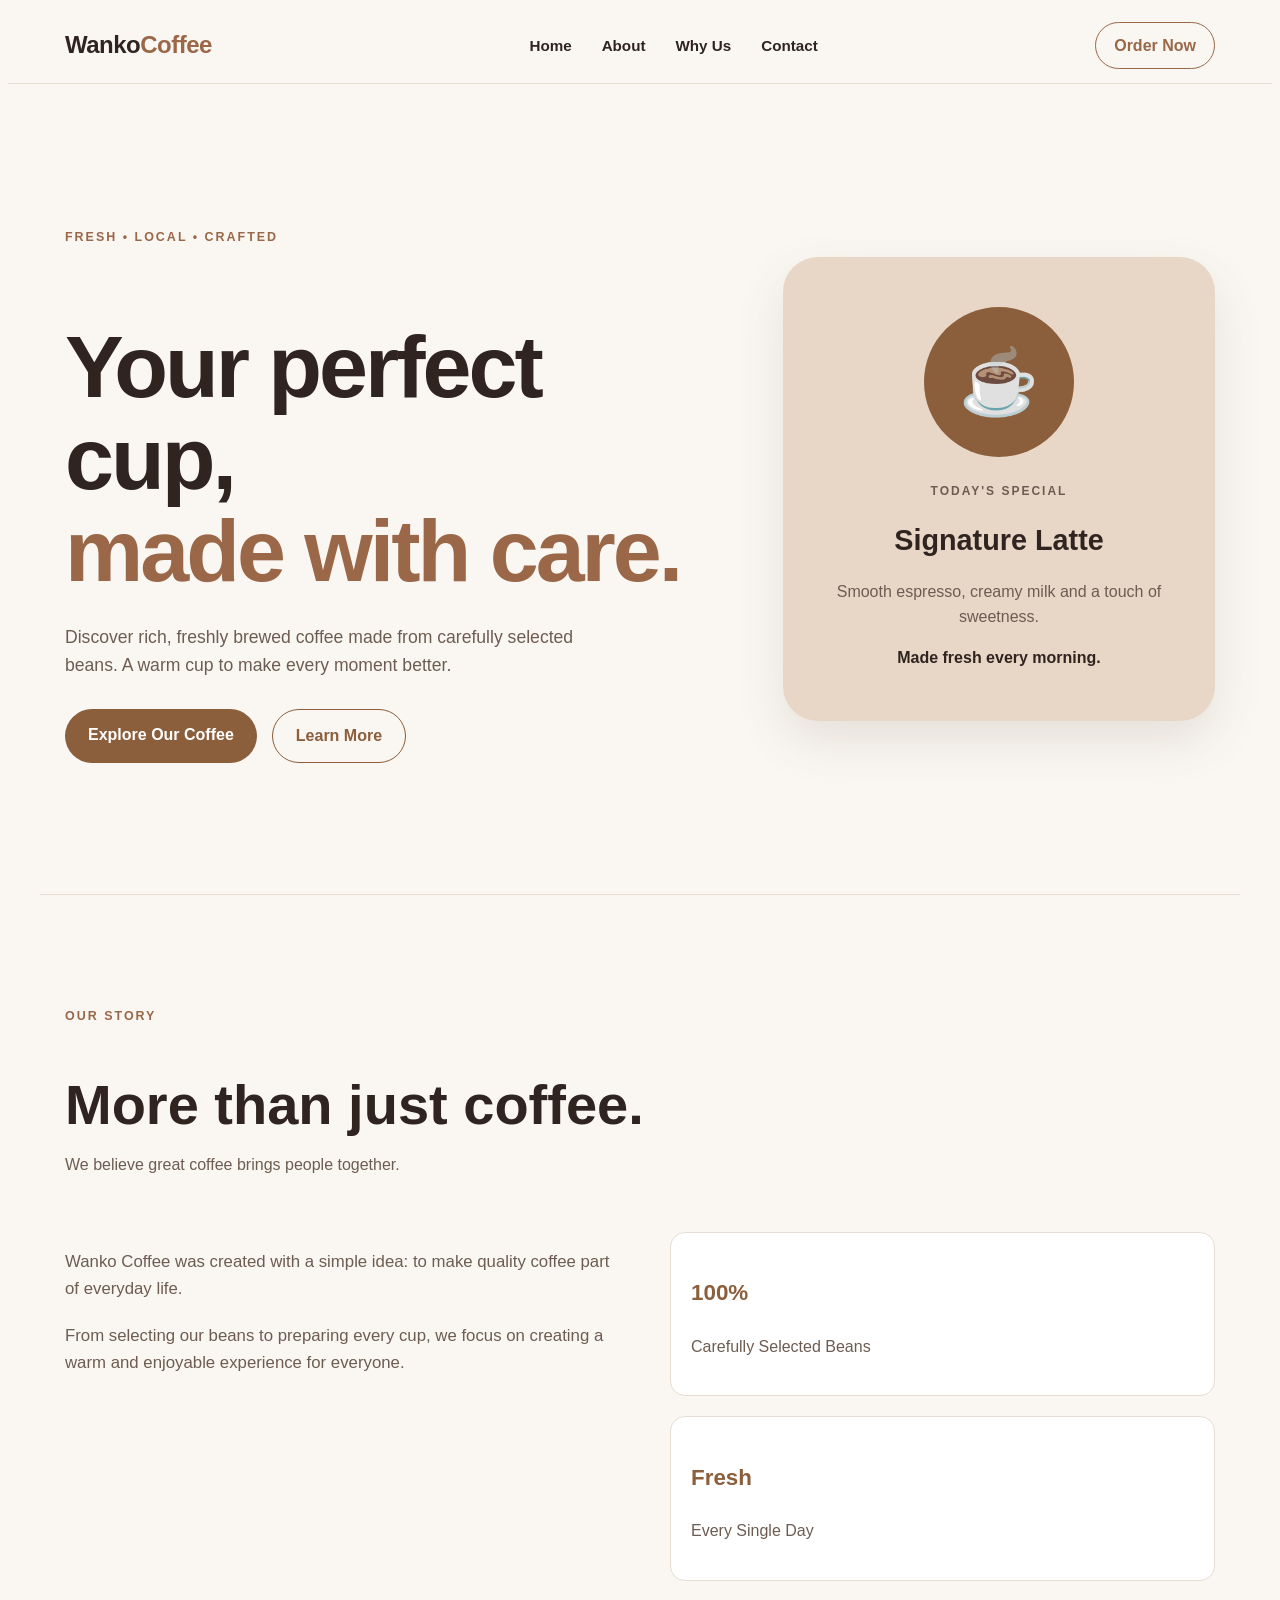
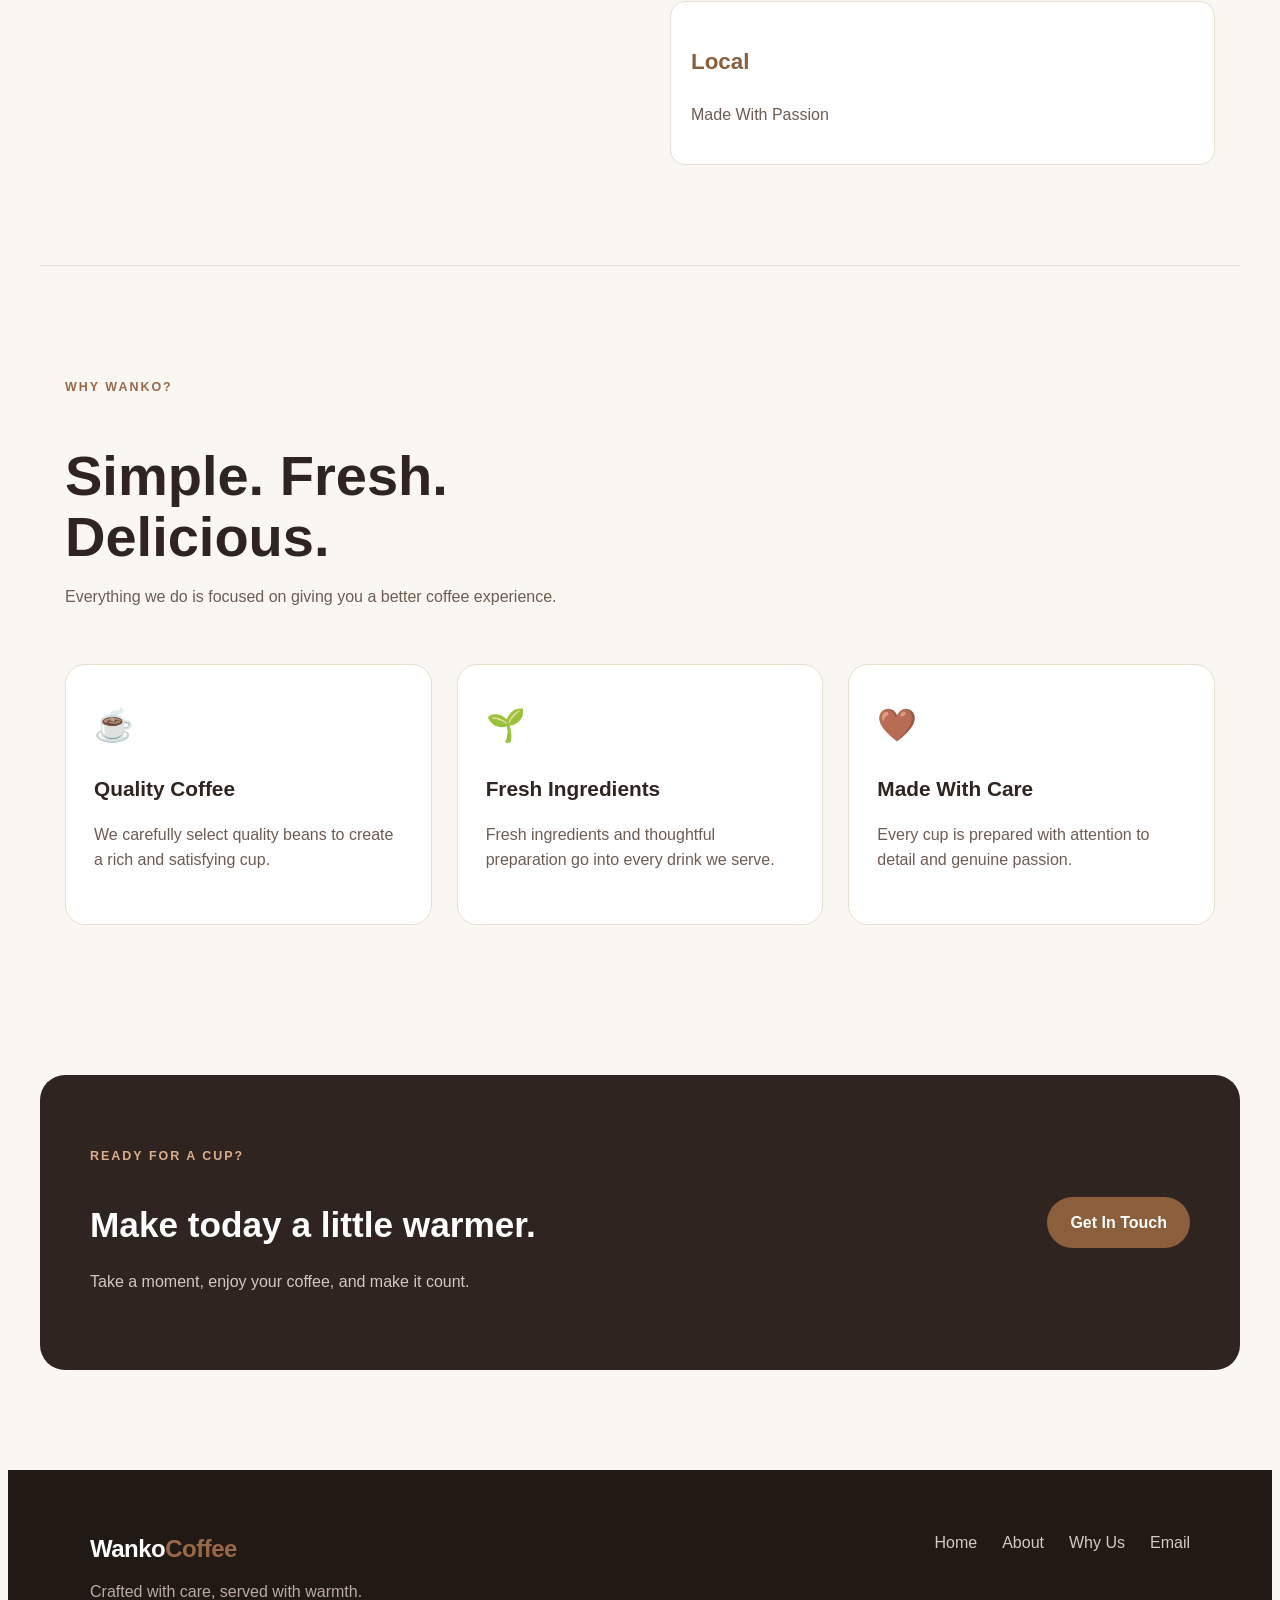
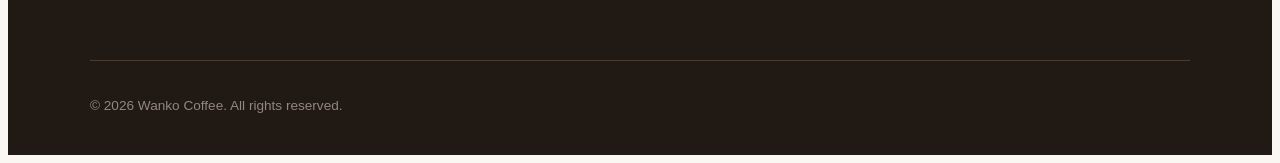
<file: WebDev-L1-Task1-Landingpage/index.html>
<!doctype html>
<html lang="en">
  <head>
    <meta charset="UTF-8" />
    <meta name="viewport" content="width=device-width, initial-scale=1.0" />

    <title>Wanko Coffee | Crafted With Care</title>

    <link rel="stylesheet" href="style.css" />
  </head>

  <body>
    <!-- Navigation -->
    <header class="header">
      <nav class="navbar">
        <a href="#home" class="logo">Wanko<span>Coffee</span></a>

        <ul class="nav-links">
          <li><a href="#home">Home</a></li>
          <li><a href="#about">About</a></li>
          <li><a href="#features">Why Us</a></li>
          <li><a href="#contact">Contact</a></li>
        </ul>

        <a href="#contact" class="nav-button">Order Now</a>
      </nav>
    </header>

    <!-- Hero Section -->
    <main>
      <section id="home" class="hero">
        <div class="hero-content">
          <p class="small-title">FRESH • LOCAL • CRAFTED</p>

          <h1>
            Your perfect cup,
            <span>made with care.</span>
          </h1>

          <p class="hero-text">
            Discover rich, freshly brewed coffee made from carefully selected
            beans. A warm cup to make every moment better.
          </p>

          <div class="hero-buttons">
            <a href="#features" class="primary-button"> Explore Our Coffee </a>

            <a href="#about" class="secondary-button"> Learn More </a>
          </div>
        </div>

        <div class="hero-card">
          <div class="coffee-circle">☕</div>

          <p class="coffee-label">TODAY'S SPECIAL</p>

          <h2>Signature Latte</h2>

          <p>Smooth espresso, creamy milk and a touch of sweetness.</p>

          <strong>Made fresh every morning.</strong>
        </div>
      </section>

      <!-- About Section -->
      <section id="about" class="about section">
        <div class="section-heading">
          <p class="small-title">OUR STORY</p>

          <h2>More than just coffee.</h2>

          <p>We believe great coffee brings people together.</p>
        </div>

        <div class="about-content">
          <div class="about-text">
            <p>
              Wanko Coffee was created with a simple idea: to make quality
              coffee part of everyday life.
            </p>

            <p>
              From selecting our beans to preparing every cup, we focus on
              creating a warm and enjoyable experience for everyone.
            </p>
          </div>

          <div class="about-stats">
            <div class="stat">
              <h3>100%</h3>
              <p>Carefully Selected Beans</p>
            </div>

            <div class="stat">
              <h3>Fresh</h3>
              <p>Every Single Day</p>
            </div>

            <div class="stat">
              <h3>Local</h3>
              <p>Made With Passion</p>
            </div>
          </div>
        </div>
      </section>

      <!-- Features Section -->
      <section id="features" class="features section">
        <div class="section-heading">
          <p class="small-title">WHY WANKO?</p>

          <h2>Simple. Fresh. Delicious.</h2>

          <p>
            Everything we do is focused on giving you a better coffee
            experience.
          </p>
        </div>

        <div class="feature-grid">
          <article class="feature-card">
            <div class="feature-icon">☕</div>

            <h3>Quality Coffee</h3>

            <p>
              We carefully select quality beans to create a rich and satisfying
              cup.
            </p>
          </article>

          <article class="feature-card">
            <div class="feature-icon">🌱</div>

            <h3>Fresh Ingredients</h3>

            <p>
              Fresh ingredients and thoughtful preparation go into every drink
              we serve.
            </p>
          </article>

          <article class="feature-card">
            <div class="feature-icon">🤎</div>

            <h3>Made With Care</h3>

            <p>
              Every cup is prepared with attention to detail and genuine
              passion.
            </p>
          </article>
        </div>
      </section>

      <!-- Call To Action -->
      <section class="cta">
        <div>
          <p class="small-title">READY FOR A CUP?</p>

          <h2>Make today a little warmer.</h2>

          <p>Take a moment, enjoy your coffee, and make it count.</p>
        </div>

        <a href="#contact" class="primary-button"> Get In Touch </a>
      </section>
    </main>

    <!-- Footer -->
    <footer id="contact" class="footer">
      <div class="footer-content">
        <div>
          <a href="#home" class="logo"> Wanko<span>Coffee</span> </a>

          <p>Crafted with care, served with warmth.</p>
        </div>

        <div class="footer-links">
          <a href="#home">Home</a>
          <a href="#about">About</a>
          <a href="#features">Why Us</a>
          <a href="mailto:hello@wankocoffee.com">Email</a>
        </div>
      </div>

      <div class="copyright">
        <p>© 2026 Wanko Coffee. All rights reserved.</p>
      </div>
    </footer>
  </body>
</html>
</file>
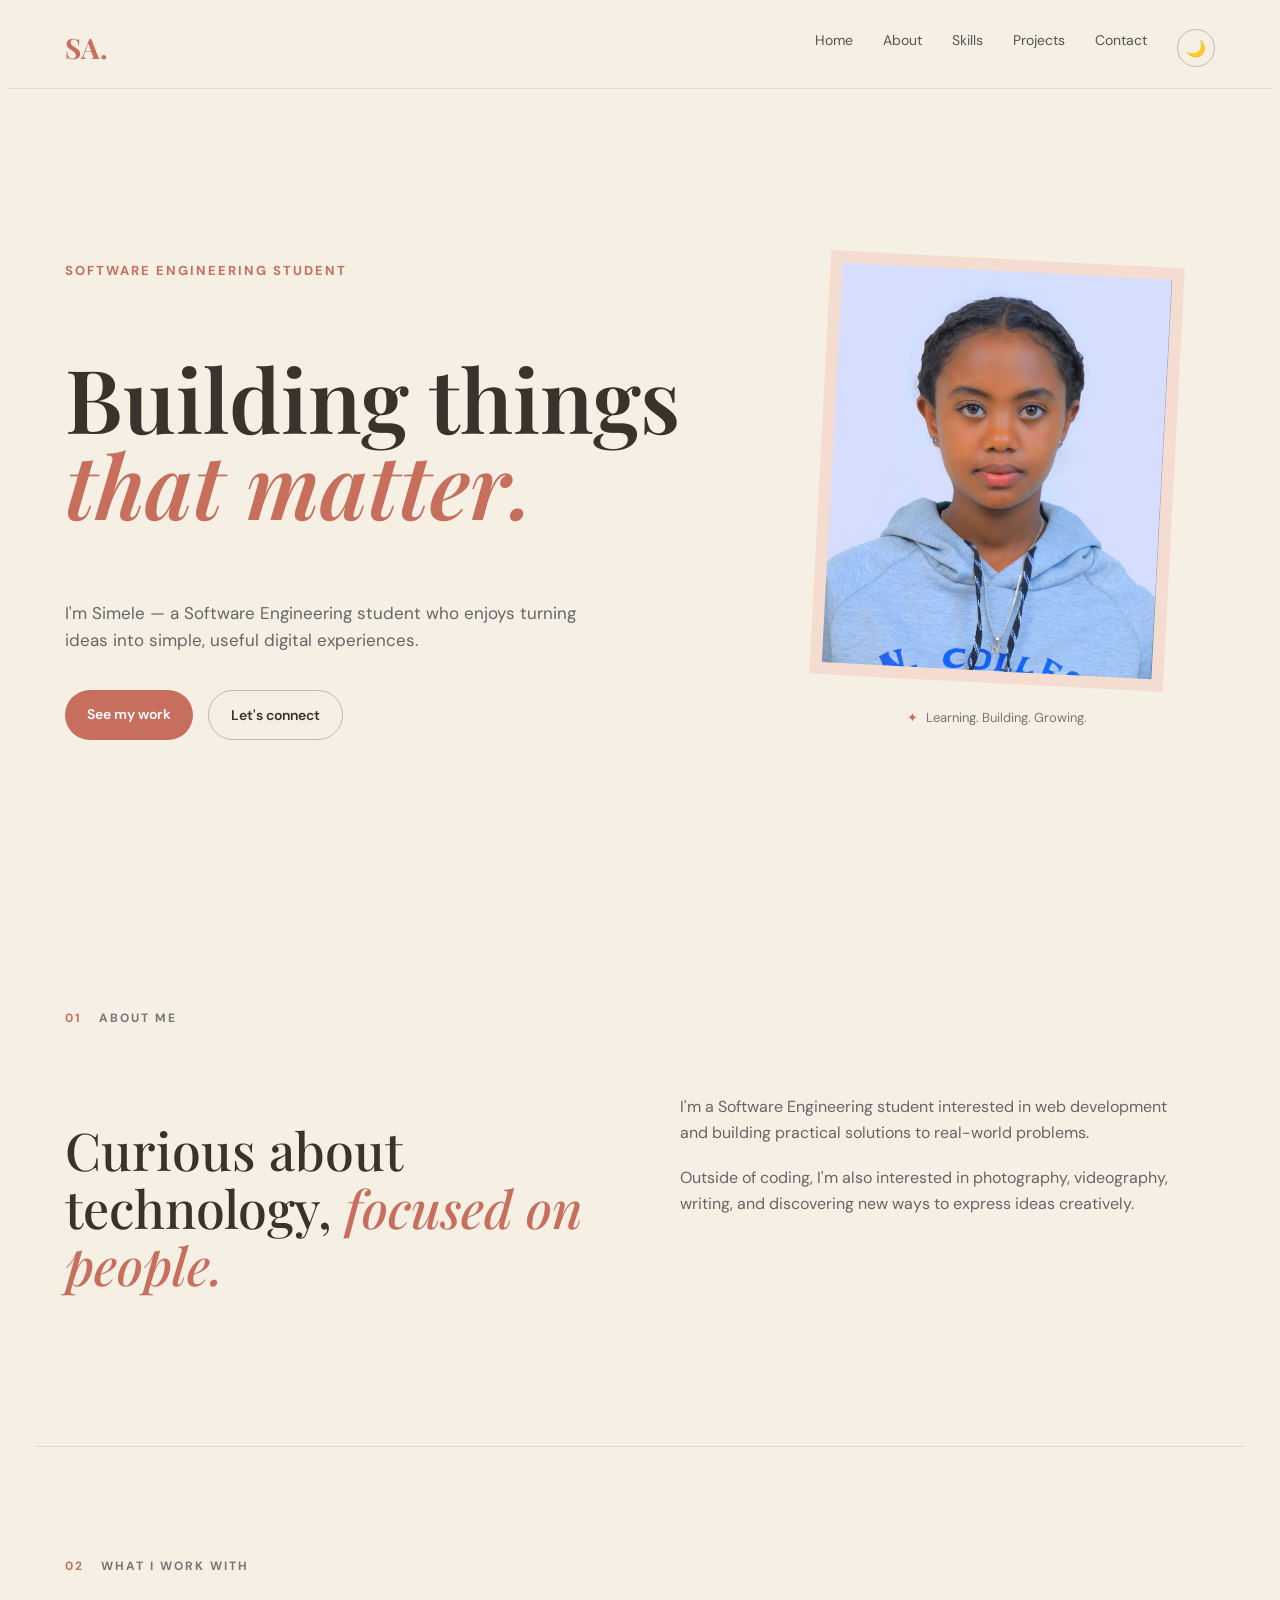
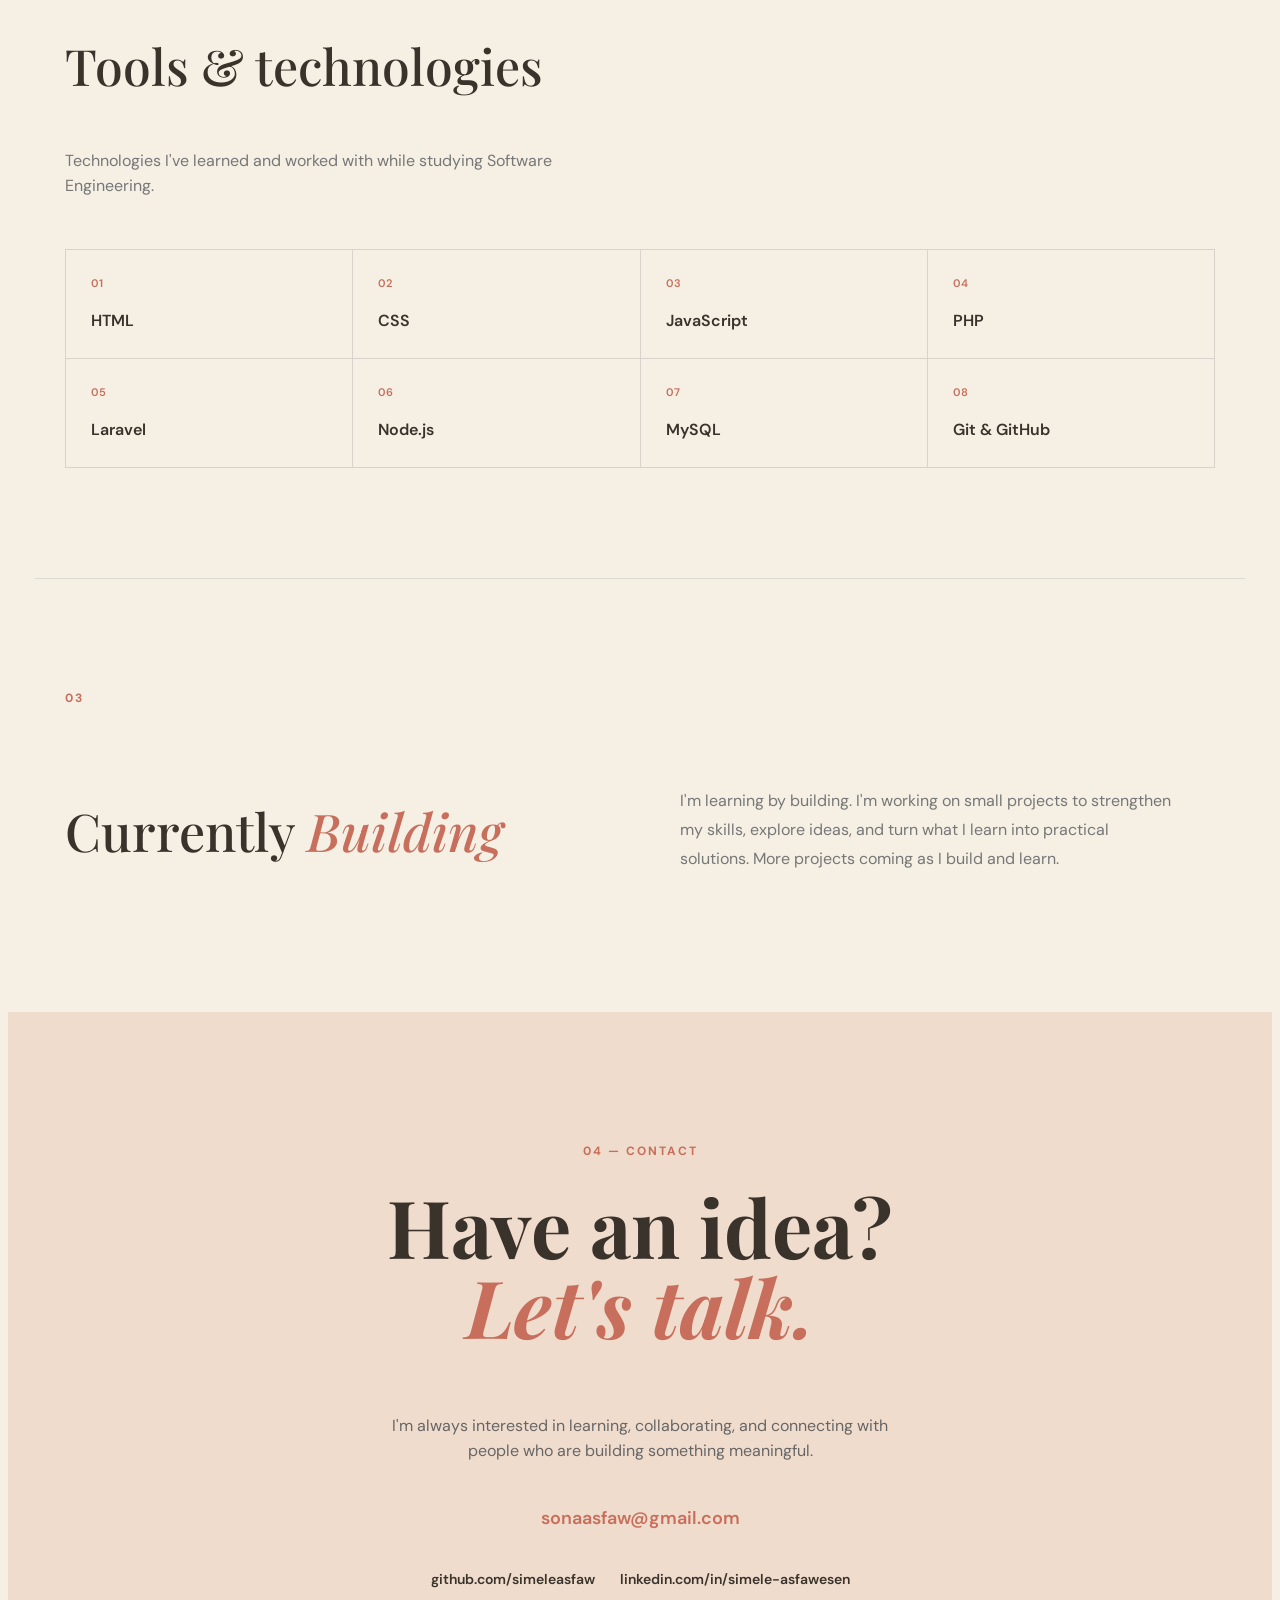
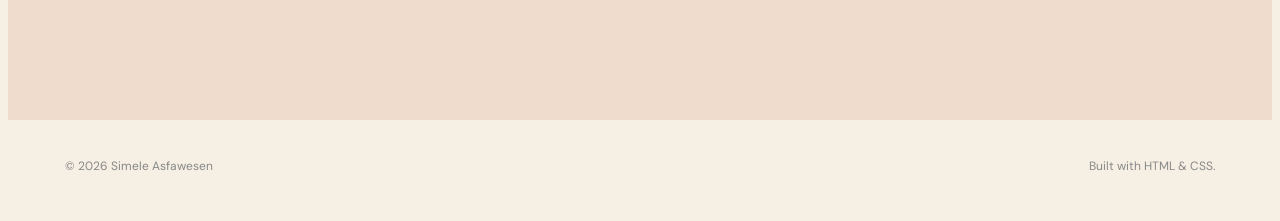
<file: WebDev-L1-Task2-Portfolio/index.html>
<!doctype html>
<html lang="en">
  <head>
    <meta charset="UTF-8" />
    <meta name="viewport" content="width=device-width, initial-scale=1.0" />

    <title>Simele Asfawesen | Software Engineering Student</title>

    <link rel="stylesheet" href="style.css" />

    <!-- Google Font -->
    <link rel="preconnect" href="https://fonts.googleapis.com" />
    <link rel="preconnect" href="https://fonts.gstatic.com" crossorigin />
    <link
      href="https://fonts.googleapis.com/css2?family=DM+Sans:wght@400;500;600;700&family=Playfair+Display:wght@500;600;700&display=swap"
      rel="stylesheet"
    />
  </head>

  <body>
    <!-- Navigation -->
    <header>
      <nav class="navbar">
        <a href="#home" class="logo">SA.</a>

        <div class="nav-links">
          <a href="#home">Home</a>
          <a href="#about">About</a>
          <a href="#skills">Skills</a>
          <a href="#projects">Projects</a>
          <a href="#contact">Contact</a>
          <button id="theme-toggle" aria-label="Toggle dark mode">🌙</button>
        </div>
      </nav>
    </header>

    <!-- Hero -->
    <section id="home" class="hero">
      <div class="hero-text">
        <p class="small-title">SOFTWARE ENGINEERING STUDENT</p>

        <h1>
          Building things
          <span>that matter.</span>
        </h1>

        <p class="hero-description">
          I'm Simele — a Software Engineering student who enjoys turning ideas
          into simple, useful digital experiences.
        </p>

        <div class="hero-buttons">
          <a href="#projects" class="btn primary-btn">See my work</a>
          <a href="#contact" class="btn secondary-btn">Let's connect</a>
        </div>
      </div>

      <div class="hero-image">
        <div class="image-frame">
          <img src="images/profile.jpg" alt="Simele Asfawesen" />
        </div>

        <div class="image-note">
          <span>✦</span>
          Learning. Building. Growing.
        </div>
      </div>
    </section>

    <!-- About -->
    <section id="about" class="section about">
      <div class="section-label">
        <span>01</span>
        ABOUT ME
      </div>

      <div class="about-content">
        <h2>
          Curious about technology,
          <em>focused on people.</em>
        </h2>

        <div class="about-text">
          <p>
            I'm a Software Engineering student interested in web development and
            building practical solutions to real-world problems.
          </p>

          <p>
            Outside of coding, I'm also interested in photography, videography,
            writing, and discovering new ways to express ideas creatively.
          </p>
        </div>
      </div>
    </section>

    <!-- Skills -->
    <section id="skills" class="section skills">
      <div class="section-label">
        <span>02</span>
        WHAT I WORK WITH
      </div>

      <h2>Tools & technologies</h2>

      <p class="section-intro">
        Technologies I've learned and worked with while studying Software
        Engineering.
      </p>

      <div class="skills-grid">
        <div class="skill">
          <span>01</span>
          HTML
        </div>

        <div class="skill">
          <span>02</span>
          CSS
        </div>

        <div class="skill">
          <span>03</span>
          JavaScript
        </div>

        <div class="skill">
          <span>04</span>
          PHP
        </div>

        <div class="skill">
          <span>05</span>
          Laravel
        </div>

        <div class="skill">
          <span>06</span>
          Node.js
        </div>

        <div class="skill">
          <span>07</span>
          MySQL
        </div>

        <div class="skill">
          <span>08</span>
          Git & GitHub
        </div>
      </div>
    </section>

    <!-- Projects -->
    <section id="projects" class="section projects">
      <div class="section-label">
        <span>03</span>
      </div>

      <div class="projects-heading">
        <h2>
          Currently
          <em>Building</em>
        </h2>

        <p>
          I'm learning by building. I'm working on small projects to strengthen
          my skills, explore ideas, and turn what I learn into practical
          solutions. More projects coming as I build and learn.
        </p>
      </div>
    </section>

    <!-- Contact -->
    <section id="contact" class="contact">
      <div class="contact-label">04 — CONTACT</div>

      <h2>
        Have an idea?
        <br />
        <em>Let's talk.</em>
      </h2>

      <p>
        I'm always interested in learning, collaborating, and connecting with
        people who are building something meaningful.
      </p>

      <a href="mailto:sonaasfaw@gmail.com" class="email">
        sonaasfaw@gmail.com
      </a>

      <div class="social-links">
        <a href="https://github.com/simeleasfaw" target="_blank" rel="noopener"
          >github.com/simeleasfaw</a
        >

        <a
          href="https://www.linkedin.com/in/simele-asfawesen"
          target="_blank"
          rel="noopener"
          >linkedin.com/in/simele-asfawesen</a
        >
      </div>
    </section>

    <!-- Footer -->
    <footer>
      <p>© 2026 Simele Asfawesen</p>

      <p>Built with HTML & CSS.</p>
    </footer>
    <script src="script.js"></script>
  </body>
</html>
</file>
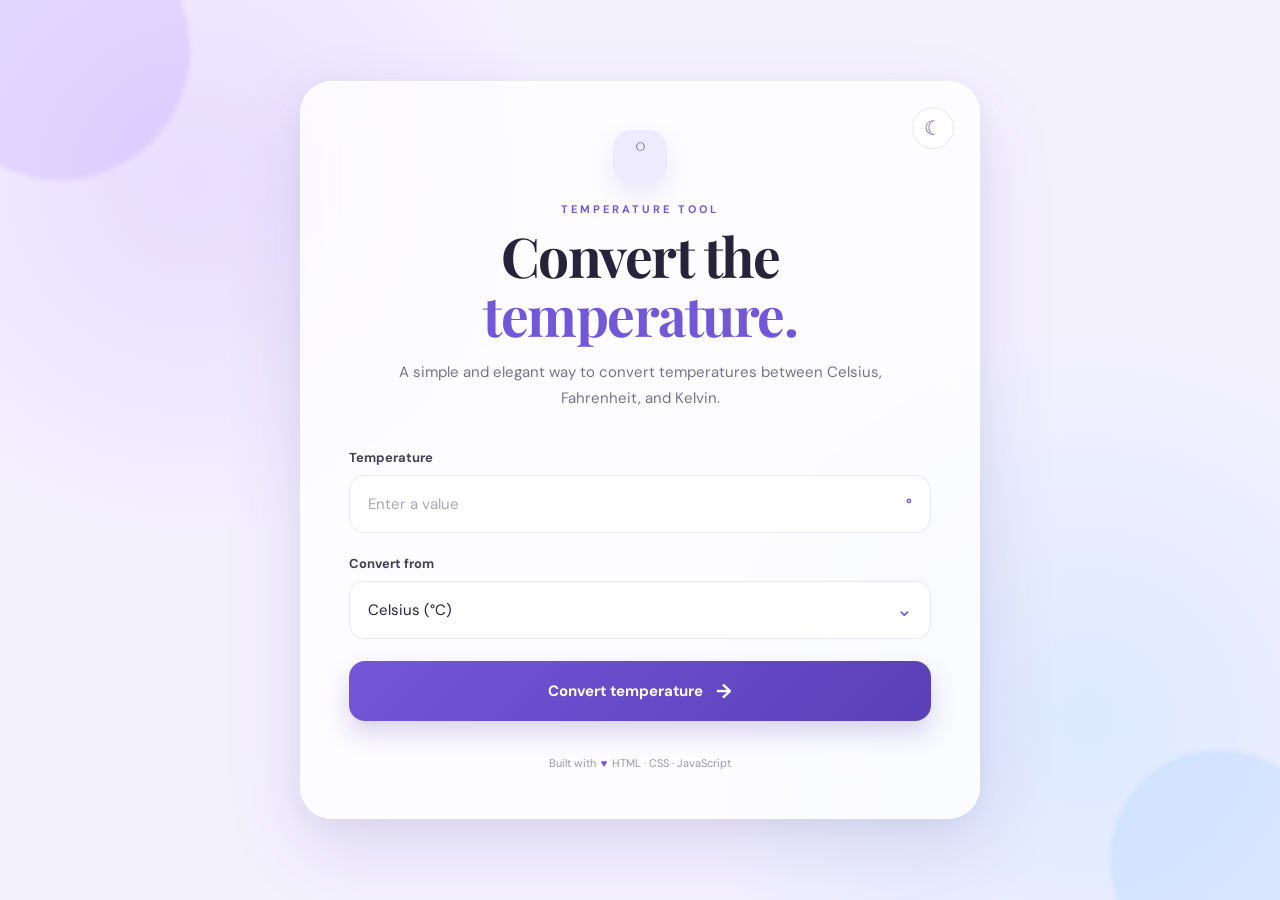
<file: WebDev-L1-Task3-Tempconverter/index.html>
<!doctype html>
<html lang="en">
  <head>
    <meta charset="UTF-8" />
    <meta name="viewport" content="width=device-width, initial-scale=1.0" />
    <title>Tempora — Temperature Converter</title>

    <link rel="preconnect" href="https://fonts.googleapis.com" />
    <link rel="preconnect" href="https://fonts.gstatic.com" crossorigin />
    <link
      href="https://fonts.googleapis.com/css2?family=DM+Sans:wght@400;500;600;700&family=Playfair+Display:wght@600;700&display=swap"
      rel="stylesheet"
    />

    <link rel="stylesheet" href="style.css" />
  </head>

  <body>
    <div class="background-shape shape-one"></div>
    <div class="background-shape shape-two"></div>

    <main class="container">
      <section class="converter-card">
        <button
          id="themeToggle"
          class="theme-toggle"
          aria-label="Toggle dark mode"
        >
          <span id="themeIcon">☾</span>
        </button>
        <div class="header">
          <div class="temperature-icon">°</div>

          <p class="eyebrow">TEMPERATURE TOOL</p>

          <h1>
            Convert the
            <span>temperature.</span>
          </h1>

          <p class="description">
            A simple and elegant way to convert temperatures between Celsius,
            Fahrenheit, and Kelvin.
          </p>
        </div>

        <form id="converterForm">
          <div class="input-group">
            <label for="temperature"> Temperature </label>

            <div class="input-wrapper">
              <input
                type="number"
                id="temperature"
                placeholder="Enter a value"
                step="any"
                autocomplete="off"
              />

              <span class="degree-symbol">°</span>
            </div>
          </div>

          <div class="input-group">
            <label for="unit"> Convert from </label>

            <div class="select-wrapper">
              <select id="unit">
                <option value="celsius">Celsius (°C)</option>

                <option value="fahrenheit">Fahrenheit (°F)</option>

                <option value="kelvin">Kelvin (K)</option>
              </select>

              <span class="select-arrow">⌄</span>
            </div>
          </div>

          <button type="submit" class="convert-btn">
            <span>Convert temperature</span>

            <span class="arrow">→</span>
          </button>
        </form>

        <div id="message" class="message"></div>

        <section id="results" class="results hidden">
          <div class="results-header">
            <div>
              <p class="results-label">YOUR RESULTS</p>
              <h2>Converted temperatures</h2>
            </div>

            <div class="sparkle">✦</div>
          </div>

          <div class="result-grid">
            <div class="result-box">
              <div class="result-top">
                <span class="result-icon celsius-icon">°C</span>
                <span class="result-unit">CELSIUS</span>
              </div>

              <strong id="celsiusResult">0.00</strong>

              <span class="result-symbol">°C</span>
            </div>

            <div class="result-box">
              <div class="result-top">
                <span class="result-icon fahrenheit-icon">°F</span>
                <span class="result-unit">FAHRENHEIT</span>
              </div>

              <strong id="fahrenheitResult">0.00</strong>

              <span class="result-symbol">°F</span>
            </div>

            <div class="result-box">
              <div class="result-top">
                <span class="result-icon kelvin-icon">K</span>
                <span class="result-unit">KELVIN</span>
              </div>

              <strong id="kelvinResult">0.00</strong>

              <span class="result-symbol">K</span>
            </div>
          </div>
        </section>

        <footer>
          <span>Built with</span>
          <span class="heart">♥</span>
          <span>HTML · CSS · JavaScript</span>
        </footer>
      </section>
    </main>

    <script src="script.js"></script>
  </body>
</html>
</file>
<file: WebDev-L1-Task1-Landingpage/style.css>
{
    margin: 0;
    padding: 0;
    box-sizing: border-box;
}

html {
    scroll-behavior: smooth;
}

body {
    font-family: Arial, Helvetica, sans-serif;
    background-color: #faf7f2;
    color: #2f241f;
    line-height: 1.6;
}

a {
    text-decoration: none;
    color: inherit;
}

ul {
    list-style: none;
}

section {
    scroll-margin-top: 90px;
}


/* ==============================
   HEADER & NAVIGATION
================================= */

.header {
    position: sticky;
    top: 0;
    z-index: 1000;
    background-color: rgba(250, 247, 242, 0.96);
    border-bottom: 1px solid #e6ddd3;
}

.navbar {
    max-width: 1150px;
    margin: auto;
    min-height: 75px;

    display: flex;
    align-items: center;
    justify-content: space-between;

    padding: 0 25px;
}

.logo {
    font-size: 1.5rem;
    font-weight: 800;
    letter-spacing: -0.5px;
}

.logo span {
    color: #9a6748;
}

.nav-links {
    display: flex;
    gap: 30px;
}

.nav-links a {
    font-size: 0.95rem;
    font-weight: 600;
    transition: color 0.3s ease;
}

.nav-links a:hover {
    color: #9a6748;
}

.nav-button {
    padding: 10px 18px;
    border: 1px solid #9a6748;
    border-radius: 25px;

    color: #9a6748;
    font-weight: 600;

    transition: all 0.3s ease;
}

.nav-button:hover {
    background-color: #9a6748;
    color: white;
}


/* ==============================
   BUTTONS
================================= */

.primary-button,
.secondary-button {
    display: inline-block;

    padding: 13px 23px;
    border-radius: 30px;

    font-weight: 700;

    transition: transform 0.3s ease,
                background-color 0.3s ease;
}

.primary-button {
    background-color: #8b5e3c;
    color: white;
}

.primary-button:hover {
    background-color: #70472d;
    transform: translateY(-2px);
}

.secondary-button {
    border: 1px solid #8b5e3c;
    color: #8b5e3c;
}

.secondary-button:hover {
    background-color: #8b5e3c;
    color: white;
}


/* ==============================
   HERO
================================= */

.hero {
    max-width: 1150px;
    min-height: 650px;

    margin: auto;
    padding: 80px 25px;

    display: grid;
    grid-template-columns: 1.2fr 0.8fr;
    align-items: center;
    gap: 70px;
}

.small-title {
    color: #9a6748;
    font-size: 0.78rem;
    font-weight: 800;
    letter-spacing: 2px;
    margin-bottom: 15px;
}

.hero h1 {
    max-width: 650px;

    font-size: clamp(3rem, 7vw, 5.5rem);
    line-height: 1.05;
    letter-spacing: -3px;
    margin-bottom: 25px;
}

.hero h1 span {
    display: block;
    color: #9a6748;
}

.hero-text {
    max-width: 560px;
    color: #6d5c52;
    font-size: 1.1rem;
    margin-bottom: 30px;
}

.hero-buttons {
    display: flex;
    gap: 15px;
    flex-wrap: wrap;
}


/* ==============================
   HERO CARD
================================= */

.hero-card {
    background-color: #e8d7c7;
    border-radius: 35px;

    padding: 50px 35px;
    text-align: center;

    box-shadow: 0 20px 50px rgba(80, 55, 40, 0.12);
}

.coffee-circle {
    width: 150px;
    height: 150px;

    margin: 0 auto 25px;

    display: flex;
    align-items: center;
    justify-content: center;

    background-color: #8b5e3c;
    border-radius: 50%;

    font-size: 4rem;
}

.coffee-label {
    color: #8b5e3c;
    font-size: 0.75rem;
    font-weight: 800;
    letter-spacing: 2px;
}

.hero-card h2 {
    font-size: 1.8rem;
    margin: 8px 0;
}

.hero-card p {
    color: #6d5c52;
    margin-bottom: 15px;
}


/* ==============================
   GENERAL SECTIONS
================================= */

.section {
    max-width: 1150px;
    margin: auto;
    padding: 100px 25px;
}

.section-heading {
    max-width: 650px;
    margin-bottom: 55px;
}

.section-heading h2 {
    font-size: clamp(2.2rem, 5vw, 3.5rem);
    line-height: 1.1;
    margin-bottom: 15px;
}

.section-heading > p:last-child {
    color: #6d5c52;
}


/* ==============================
   ABOUT
================================= */

.about {
    border-top: 1px solid #e6ddd3;
}

.about-content {
    display: grid;
    grid-template-columns: 1fr 1fr;
    gap: 60px;
}

.about-text {
    color: #6d5c52;
    font-size: 1.05rem;
}

.about-text p + p {
    margin-top: 20px;
}

.about-stats {
    display: grid;
    gap: 20px;
}

.stat {
    padding: 20px;

    background-color: white;
    border: 1px solid #e6ddd3;
    border-radius: 15px;
}

.stat h3 {
    color: #8b5e3c;
    font-size: 1.4rem;
}

.stat p {
    color: #6d5c52;
}


/* ==============================
   FEATURES
================================= */

.features {
    border-top: 1px solid #e6ddd3;
}

.feature-grid {
    display: grid;
    grid-template-columns: repeat(3, 1fr);
    gap: 25px;
}

.feature-card {
    background-color: white;

    padding: 35px 28px;

    border: 1px solid #e6ddd3;
    border-radius: 20px;

    transition: transform 0.3s ease,
                box-shadow 0.3s ease;
}

.feature-card:hover {
    transform: translateY(-5px);

    box-shadow: 0 15px 35px rgba(80, 55, 40, 0.1);
}

.feature-icon {
    font-size: 2rem;
    margin-bottom: 20px;
}

.feature-card h3 {
    font-size: 1.3rem;
    margin-bottom: 10px;
}

.feature-card p {
    color: #6d5c52;
}


/* ==============================
   CTA
================================= */

.cta {
    max-width: 1100px;

    margin: 50px auto 100px;
    padding: 60px 50px;

    display: flex;
    align-items: center;
    justify-content: space-between;
    gap: 30px;

    background-color: #2f241f;
    color: white;

    border-radius: 25px;
}

.cta .small-title {
    color: #d9ae8b;
}

.cta h2 {
    font-size: 2.2rem;
    margin-bottom: 10px;
}

.cta p:last-child {
    color: #d5c8c0;
}


/* ==============================
   FOOTER
================================= */

.footer {
    background-color: #211914;
    color: white;
    padding: 60px 25px 25px;
}

.footer-content {
    max-width: 1100px;
    margin: auto;

    display: flex;
    justify-content: space-between;
    gap: 30px;
}

.footer-content > div:first-child p {
    color: #b9aaa2;
    margin-top: 10px;
}

.footer-links {
    display: flex;
    gap: 25px;
    flex-wrap: wrap;
}

.footer-links a {
    color: #d5c8c0;
}

.footer-links a:hover {
    color: white;
}

.copyright {
    max-width: 1100px;
    margin: 40px auto 0;

    padding-top: 20px;

    border-top: 1px solid #493a32;

    color: #94857d;
    font-size: 0.85rem;
}


/* ==============================
   RESPONSIVE DESIGN
================================= */

@media (max-width: 850px) {

    .nav-links {
        gap: 15px;
    }

    .nav-button {
        display: none;
    }

    .hero {
        grid-template-columns: 1fr;
        gap: 50px;
        padding-top: 60px;
    }

    .hero-card {
        max-width: 500px;
    }

    .about-content {
        grid-template-columns: 1fr;
    }

    .feature-grid {
        grid-template-columns: 1fr;
    }

    .cta {
        margin-left: 20px;
        margin-right: 20px;

        flex-direction: column;
        align-items: flex-start;
    }
}


@media (max-width: 600px) {

    .navbar {
        padding: 0 15px;
    }

    .logo {
        font-size: 1.25rem;
    }

    .nav-links {
        gap: 12px;
    }

    .nav-links a {
        font-size: 0.8rem;
    }

    .hero {
        padding: 55px 20px;
    }

    .hero h1 {
        font-size: 3rem;
        letter-spacing: -1.5px;
    }

    .hero-text {
        font-size: 1rem;
    }

    .hero-card {
        padding: 35px 25px;
    }

    .section {
        padding: 75px 20px;
    }

    .cta {
        padding: 40px 25px;
    }

    .cta h2 {
        font-size: 1.8rem;
    }

    .footer-content {
        flex-direction: column;
    }
}
</file>
<file: WebDev-L1-Task2-Portfolio/style.css>
{
    margin: 0;
    padding: 0;
    box-sizing: border-box;
}

html {
    scroll-behavior: smooth;
}

body {
    background: #f5efe4;
    color: #3a332c;
    font-family: "DM Sans", sans-serif;
    line-height: 1.6;
}

a {
    text-decoration: none;
    color: inherit;
}

section {
    scroll-margin-top: 80px;
}


/* =========================
   NAVIGATION
========================= */

header {
    width: 100%;
    border-bottom: 1px solid #dedbd5;
}

.navbar {
    max-width: 1150px;
    margin: auto;
    height: 80px;

    display: flex;
    align-items: center;
    justify-content: space-between;

    padding: 0 30px;
}

.logo {
    font-family: "Playfair Display", serif;
    font-size: 28px;
    font-weight: 700;
    color: #c76f5c;
}

.nav-links {
    display: flex;
    gap: 30px;
}

.nav-links a {
    font-size: 14px;
    color: #555;
    transition: 0.3s;
}

.nav-links a:hover {
    color:#c76f5c;
}


/* =========================
   HERO
========================= */

.hero {
    max-width: 1150px;
    min-height: 650px;
    margin: auto;

    padding: 80px 30px;

    display: grid;
    grid-template-columns: 1.2fr 0.8fr;
    align-items: center;
    gap: 60px;
}

.small-title {
    color: #c76f5c;
    font-size: 13px;
    font-weight: 700;
    letter-spacing: 2px;
    margin-bottom: 20px;
}

.hero h1 {
    font-family: "Playfair Display", serif;
    font-size: clamp(55px, 7vw, 88px);
    line-height: 0.98;
    font-weight: 600;
    max-width: 700px;
}

.hero h1 span {
    color: #c76f5c;
    display: block;
    font-style: italic;
}

.hero-description {
    max-width: 520px;
    margin-top: 30px;
    color: #666;
    font-size: 17px;
}

.hero-buttons {
    display: flex;
    gap: 15px;
    margin-top: 35px;
}

.btn {
    padding: 13px 22px;
    border-radius: 30px;
    font-size: 14px;
    font-weight: 600;
    transition: 0.3s;
}

.primary-btn {
    background: #c76f5c;
    color: white;
}

.primary-btn:hover {
    background: #a85843;
}

.secondary-btn {
    border: 1px solid #bbb;
}

.secondary-btn:hover {
    border-color: #c76f5c;
    color: #c76f5c;
}


/* =========================
   HERO IMAGE
========================= */

.hero-image {
    display: flex;
    flex-direction: column;
    align-items: center;
}

.image-frame {
    width: 330px;
    height: 400px;

    background: #f4ddd0;

    padding: 12px;

    transform: rotate(3deg);
}

.image-frame img {
    width: 100%;
    height: 100%;

    object-fit: cover;

    display: block;
}

.image-note {
    margin-top: 25px;
    font-size: 13px;
    color: #777;
}

.image-note span {
    color: #c76f5c;
    margin-right: 5px;
}


/* =========================
   GENERAL SECTIONS
========================= */

.section {
    max-width: 1150px;
    margin: auto;
    padding: 110px 30px;
}

.section-label {
    color: #777;
    font-size: 12px;
    font-weight: 700;
    letter-spacing: 2px;
    margin-bottom: 50px;
}

.section-label span {
    color: #c76f5c;
    margin-right: 12px;
}


/* =========================
   ABOUT
========================= */

.about-content {
    display: grid;
    grid-template-columns: 1fr 1fr;
    gap: 80px;
}

.about h2,
.projects-heading h2 {
    font-family: "Playfair Display", serif;
    font-size: 52px;
    line-height: 1.1;
    font-weight: 500;
}

.about h2 em,
.projects-heading em,
.contact h2 em {
    color:#c76f5c;
}

.about-text {
    color: #666;
    max-width: 500px;
}

.about-text p {
    margin-bottom: 20px;
}


/* =========================
   SKILLS
========================= */

.skills {
    border-top: 1px solid #dedbd5;
}

.skills h2 {
    font-family: "Playfair Display", serif;
    font-size: 50px;
    font-weight: 500;
}

.section-intro {
    color: #777;
    max-width: 500px;
    margin-top: 15px;
}

.skills-grid {
    margin-top: 50px;

    display: grid;
    grid-template-columns: repeat(4, 1fr);

    border-top: 1px solid #d7d3cc;
    border-left: 1px solid #d7d3cc;
}

.skill {
    padding: 25px;

    border-right: 1px solid #d7d3cc;
    border-bottom: 1px solid #d7d3cc;

    font-weight: 600;

    transition: 0.3s;
}

.skill span {
    display: block;
    color: #c76f5c;
    font-size: 11px;
    margin-bottom: 15px;
}

.skill:hover {
    background: #f7e6dc;
}


/* =========================
   PROJECTS
========================= */

.projects {
    border-top: 1px solid #dedbd5;
}

.projects-heading {
    display: grid;
    grid-template-columns: 1fr 1fr;
    align-items: center;
    gap: 80px;
}

.projects-heading p {
    max-width: 500px;
    color: #777;
    font-size: 16px;
    line-height: 1.8;
}


.project-list {
    margin-top: 60px;
}

.project-card {
    display: grid;
    grid-template-columns: 100px 1fr;

    padding: 45px 0;

    border-top: 1px solid #d7d3cc;

    transition: 0.3s;
}

.project-card:last-child {
    border-bottom: 1px solid #d7d3cc;
}

.project-number {
    color: #c76f5c;
    font-weight: 700;
}

.project-info {
    max-width: 700px;
}

.project-type {
    color: #777;
    font-size: 11px;
    letter-spacing: 2px;
    margin-bottom: 10px;
}

.project-info h3 {
    font-family: "Playfair Display", serif;
    font-size: 32px;
    font-weight: 500;
}

.project-info > p {
    color: #666;
    margin-top: 12px;
}

.project-tech {
    display: flex;
    gap: 8px;
    flex-wrap: wrap;
    margin-top: 20px;
}

.project-tech span {
    padding: 6px 12px;
    background: #f7e6dc;
    color: #a85843;
    border-radius: 20px;
    font-size: 12px;
}

.project-link {
    display: inline-block;
    margin-top: 25px;

    color: #c76f5c;
    font-weight: 600;
}

.project-link:hover {
    text-decoration: underline;
}


/* =========================
   CONTACT
========================= */

.contact {
    text-align: center;

    padding: 130px 30px;

    background: #f0dccd;
}

.contact-label {
    color: #c76f5c;
    font-size: 12px;
    font-weight: 700;
    letter-spacing: 2px;
}

.contact h2 {
    font-family: "Playfair Display", serif;
    font-size: clamp(50px, 7vw, 80px);
    line-height: 1;
    margin-top: 25px;
}

.contact p {
    max-width: 500px;
    margin: 25px auto;
    color: #666;
}

.email {
    display: inline-block;

    margin-top: 15px;

    font-size: 18px;
    font-weight: 600;

    color: #c76f5c;
}

.social-links {
    margin-top: 35px;

    display: flex;
    justify-content: center;
    gap: 25px;
}

.social-links a {
    font-size: 14px;
    font-weight: 600;
}

.social-links a:hover {
    color: #c76f5c;
}


/* =========================
   FOOTER
========================= */

footer {
    max-width: 1150px;
    margin: auto;

    padding: 25px 30px;

    display: flex;
    justify-content: space-between;

    color: #888;
    font-size: 12px;
}


/* =========================
   RESPONSIVE
========================= */

@media (max-width: 800px) {

    .nav-links {
        gap: 15px;
    }

    .nav-links a {
        font-size: 12px;
    }

    .hero {
        grid-template-columns: 1fr;
        text-align: center;
        padding-top: 60px;
    }

    .hero-description {
        margin-left: auto;
        margin-right: auto;
    }

    .hero-buttons {
        justify-content: center;
    }

    .hero-image {
        order: -1;
    }

    .image-frame {
        width: 250px;
        height: 310px;
    }

    .about-content {
        grid-template-columns: 1fr;
        gap: 40px;
    }

    .skills-grid {
        grid-template-columns: repeat(2, 1fr);
    }

    .projects-heading {
        display: block;
    }

    .projects-heading p {
        margin-top: 20px;
    }

}


@media (max-width: 500px) {

    .navbar {
        padding: 0 20px;
    }

    .nav-links {
        gap: 10px;
    }

    .nav-links a {
        font-size: 10px;
    }

    .hero {
        padding: 50px 20px;
    }

    .hero h1 {
        font-size: 55px;
    }

    .hero-buttons {
        flex-direction: column;
    }

    .section {
        padding: 80px 20px;
    }

    .about h2,
    .projects-heading h2,
    .skills h2 {
        font-size: 42px;
    }

    .skills-grid {
        grid-template-columns: 1fr 1fr;
    }

    .project-card {
        grid-template-columns: 45px 1fr;
    }

    .project-info h3 {
        font-size: 26px;
    }

    footer {
        padding: 20px;
    }

}
#theme-toggle {
    background: none;
    border: 1px solid #bbb;
    border-radius: 50%;
    width: 38px;
    height: 38px;
    font-size: 16px;
    cursor: pointer;
    transition: 0.3s;
}

#theme-toggle:hover {
    border-color: #c76f5c;
}



/* DARK MODE */
[data-theme="dark"] body {
    background: #1e1b18;
    color: #f0e9e0;
}
[data-theme="dark"] header {
    border-bottom-color: #3a342e;
}
[data-theme="dark"] .nav-links a {
    color: #cfc7bd;
}
[data-theme="dark"] .hero-description,
[data-theme="dark"] .about-text,
[data-theme="dark"] .section-intro,
[data-theme="dark"] .projects-heading p,
[data-theme="dark"] .project-info > p,
[data-theme="dark"] .image-note,
[data-theme="dark"] .contact p {
    color: #a89e92;
}
[data-theme="dark"] .image-frame {
    background: #3a2a22;
}
[data-theme="dark"] .skills-grid,
[data-theme="dark"] .skill,
[data-theme="dark"] .project-card {
    border-color: #3a342e;
}
[data-theme="dark"] .skill:hover {
    background: #2b241f;
}
[data-theme="dark"] .project-tech span {
    background: #2b241f;
}
[data-theme="dark"] .contact {
    background: #2b1f18;
}
[data-theme="dark"] .skills,
[data-theme="dark"] .projects {
    border-top-color: #3a342e;
}
[data-theme="dark"] #theme-toggle {
    border-color: #5a5148;
    color: #f0e9e0;
}
</file>
<file: WebDev-L1-Task3-Tempconverter/style.css>
* {
  margin: 0;
  padding: 0;
  box-sizing: border-box;
}

:root {
  --background: #f4f1ff;
  --card: rgba(255, 255, 255, 0.78);
  --purple: #7257d9;
  --purple-dark: #5940b7;
  --purple-light: #eeeaff;
  --text: #27233a;
  --muted: #77728b;
  --border: rgba(114, 87, 217, 0.15);
  --danger: #d9536f;
}

body {
  min-height: 100vh;
  font-family: "DM Sans", sans-serif;
  background:
    radial-gradient(circle at 15% 20%, #e8ddff 0%, transparent 28%),
    radial-gradient(circle at 85% 80%, #dce9ff 0%, transparent 30%),
    var(--background);
  color: var(--text);
  overflow-x: hidden;
}

/* -----------------------------
   BACKGROUND DECORATION
----------------------------- */

.background-shape {
  position: fixed;
  border-radius: 50%;
  filter: blur(2px);
  pointer-events: none;
  z-index: 0;
}

.shape-one {
  width: 260px;
  height: 260px;
  background: rgba(159, 130, 255, 0.18);
  top: -80px;
  left: -70px;
  animation: floatOne 8s ease-in-out infinite;
}

.shape-two {
  width: 220px;
  height: 220px;
  background: rgba(116, 183, 255, 0.15);
  bottom: -70px;
  right: -50px;
  animation: floatTwo 9s ease-in-out infinite;
}

@keyframes floatOne {
  0%,
  100% {
    transform: translate(0, 0);
  }

  50% {
    transform: translate(20px, 25px);
  }
}

@keyframes floatTwo {
  0%,
  100% {
    transform: translate(0, 0);
  }

  50% {
    transform: translate(-20px, -20px);
  }
}

/* -----------------------------
   MAIN CONTAINER
----------------------------- */

.container {
  min-height: 100vh;
  display: flex;
  justify-content: center;
  align-items: center;
  padding: 40px 20px;
  position: relative;
  z-index: 1;
}

/* -----------------------------
   CARD
----------------------------- */

.converter-card {
  width: 100%;
  osition: relative;
  max-width: 680px;
  padding: 48px;
  background: var(--card);
  backdrop-filter: blur(25px);
  -webkit-backdrop-filter: blur(25px);
  border: 1px solid rgba(255, 255, 255, 0.8);
  border-radius: 32px;
  box-shadow:
    0 30px 80px rgba(74, 54, 137, 0.12),
    0 8px 30px rgba(74, 54, 137, 0.06);
}

/* -----------------------------
   HEADER
----------------------------- */

.header {
  text-align: center;
  margin-bottom: 38px;
}

.temperature-icon {
  width: 54px;
  height: 54px;
  margin: 0 auto 18px;

  display: flex;
  justify-content: center;
  align-items: center;

  border-radius: 18px;

  background: var(--purple-light);
  color: var(--purple);

  font-family: "Playfair Display", serif;
  font-size: 35px;
  font-weight: 700;

  box-shadow: 0 10px 25px rgba(114, 87, 217, 0.12);
}

.eyebrow {
  color: var(--purple);
  font-size: 11px;
  font-weight: 700;
  letter-spacing: 3px;
  margin-bottom: 10px;
}

h1 {
  font-family: "Playfair Display", serif;
  font-size: clamp(38px, 6vw, 55px);
  line-height: 1.08;
  letter-spacing: -1.5px;
  margin-bottom: 16px;
}

h1 span {
  color: var(--purple);
}

.description {
  max-width: 490px;
  margin: auto;
  color: var(--muted);
  line-height: 1.7;
  font-size: 15px;
}

/* -----------------------------
   INPUTS
----------------------------- */

.input-group {
  margin-bottom: 22px;
}

label {
  display: block;
  font-size: 13px;
  font-weight: 700;
  margin-bottom: 9px;
  color: #454052;
}

.input-wrapper,
.select-wrapper {
  position: relative;
}

input,
select {
  width: 100%;
  height: 58px;
  border: 1px solid var(--border);
  border-radius: 15px;
  background: rgba(255, 255, 255, 0.7);

  color: var(--text);
  font-family: inherit;
  font-size: 15px;

  outline: none;
  transition: all 0.25s ease;
}

input {
  padding: 0 55px 0 18px;
}

select {
  padding: 0 45px 0 18px;
  appearance: none;
  cursor: pointer;
}

input:focus,
select:focus {
  border-color: var(--purple);
  box-shadow: 0 0 0 4px rgba(114, 87, 217, 0.09);
  background: white;
}

input::placeholder {
  color: #aaa5b7;
}

.degree-symbol {
  position: absolute;
  right: 19px;
  top: 50%;
  transform: translateY(-50%);

  color: var(--purple);
  font-weight: 700;
}

.select-arrow {
  position: absolute;
  right: 18px;
  top: 50%;
  transform: translateY(-55%);

  color: var(--purple);
  font-size: 20px;
  pointer-events: none;
}

/* -----------------------------
   BUTTON
----------------------------- */

.convert-btn {
  width: 100%;
  height: 60px;
  margin-top: 8px;

  display: flex;
  justify-content: center;
  align-items: center;
  gap: 13px;

  border: none;
  border-radius: 16px;

  background: linear-gradient(135deg, var(--purple), var(--purple-dark));

  color: white;
  font-family: inherit;
  font-size: 15px;
  font-weight: 700;

  cursor: pointer;

  box-shadow: 0 12px 25px rgba(89, 64, 183, 0.22);

  transition: all 0.25s ease;
}

.convert-btn:hover {
  transform: translateY(-2px);
  box-shadow: 0 16px 30px rgba(89, 64, 183, 0.28);
}

.convert-btn:active {
  transform: translateY(0);
}

.arrow {
  font-size: 20px;
  transition: transform 0.25s ease;
}

.convert-btn:hover .arrow {
  transform: translateX(5px);
}

/* -----------------------------
   MESSAGE
----------------------------- */

.message {
  min-height: 0;
  margin-top: 16px;
  padding: 0 15px;

  color: var(--danger);
  font-size: 13px;
  font-weight: 600;
  text-align: center;
}

.message.show {
  padding: 12px 15px;
  background: rgba(217, 83, 111, 0.08);
  border: 1px solid rgba(217, 83, 111, 0.13);
  border-radius: 12px;
}

/* -----------------------------
   RESULTS
----------------------------- */

.results {
  margin-top: 32px;
  padding-top: 30px;
  border-top: 1px solid var(--border);
}

.results.hidden {
  display: none;
}

.results-header {
  display: flex;
  justify-content: space-between;
  align-items: center;
  margin-bottom: 18px;
}

.results-label {
  color: var(--purple);
  font-size: 10px;
  font-weight: 700;
  letter-spacing: 2px;
  margin-bottom: 5px;
}

.results h2 {
  font-family: "Playfair Display", serif;
  font-size: 23px;
}

.sparkle {
  width: 40px;
  height: 40px;

  display: flex;
  justify-content: center;
  align-items: center;

  background: var(--purple-light);
  color: var(--purple);

  border-radius: 50%;
  font-size: 18px;
}

.result-grid {
  display: grid;
  grid-template-columns: repeat(3, 1fr);
  gap: 12px;
}

.result-box {
  min-height: 145px;
  padding: 18px;

  position: relative;

  background: rgba(255, 255, 255, 0.65);
  border: 1px solid var(--border);
  border-radius: 18px;

  transition:
    transform 0.25s ease,
    box-shadow 0.25s ease;
}

.result-box:hover {
  transform: translateY(-4px);
  box-shadow: 0 12px 25px rgba(74, 54, 137, 0.08);
}

.result-top {
  display: flex;
  align-items: center;
  gap: 8px;
  margin-bottom: 20px;
}

.result-icon {
  width: 35px;
  height: 35px;

  display: flex;
  justify-content: center;
  align-items: center;

  border-radius: 10px;

  font-size: 11px;
  font-weight: 700;
}

.celsius-icon {
  background: #eeeaff;
  color: #7054d5;
}

.fahrenheit-icon {
  background: #ffecef;
  color: #d85872;
}

.kelvin-icon {
  background: #e9f5ff;
  color: #4b91c9;
}

.result-unit {
  font-size: 9px;
  font-weight: 700;
  color: var(--muted);
  letter-spacing: 1px;
}

.result-box strong {
  display: inline-block;

  font-family: "Playfair Display", serif;
  font-size: 28px;
  color: var(--text);

  word-break: break-word;
}

.result-symbol {
  margin-left: 3px;
  color: var(--muted);
  font-size: 13px;
  font-weight: 600;
}

/* -----------------------------
   FOOTER
----------------------------- */

footer {
  margin-top: 35px;

  display: flex;
  justify-content: center;
  align-items: center;
  gap: 5px;

  color: #9a95a8;
  font-size: 11px;
}

.heart {
  color: var(--purple);
}

/* -----------------------------
   RESPONSIVE
----------------------------- */

@media (max-width: 600px) {
  .container {
    padding: 20px 14px;
  }

  .converter-card {
    padding: 32px 22px;
    border-radius: 25px;
  }

  .header {
    margin-bottom: 30px;
  }

  h1 {
    font-size: 39px;
  }

  .description {
    font-size: 14px;
  }

  .result-grid {
    grid-template-columns: 1fr;
  }

  .result-box {
    min-height: auto;
  }

  .result-box strong {
    font-size: 30px;
  }

  footer {
    flex-wrap: wrap;
  }
}

/* =========================
   DARK MODE BUTTON
========================= */

.theme-toggle {
  position: absolute;
  top: 25px;
  right: 25px;

  width: 42px;
  height: 42px;

  border: 1px solid var(--border);
  border-radius: 50%;

  background: rgba(255, 255, 255, 0.55);
  color: var(--purple);

  display: flex;
  justify-content: center;
  align-items: center;

  font-size: 20px;

  cursor: pointer;

  transition: all 0.3s ease;
}

.theme-toggle:hover {
  transform: rotate(15deg) scale(1.05);
  background: var(--purple-light);
}

/* =========================
   DARK THEME
========================= */

body.dark-mode {
  --background: #151321;
  --card: rgba(31, 28, 48, 0.86);

  --purple: #a895ff;
  --purple-dark: #8d76ed;
  --purple-light: rgba(168, 149, 255, 0.12);

  --text: #f4f1ff;
  --muted: #aaa5bd;

  --border: rgba(168, 149, 255, 0.16);
  --danger: #ff819b;

  background:
    radial-gradient(
      circle at 15% 20%,
      rgba(112, 82, 190, 0.18),
      transparent 30%
    ),
    radial-gradient(
      circle at 85% 80%,
      rgba(70, 110, 180, 0.12),
      transparent 30%
    ),
    var(--background);
}

/* Card */

body.dark-mode .converter-card {
  border-color: rgba(255, 255, 255, 0.06);

  box-shadow:
    0 30px 80px rgba(0, 0, 0, 0.35),
    0 8px 30px rgba(0, 0, 0, 0.2);
}

/* Theme button */

body.dark-mode .theme-toggle {
  background: rgba(168, 149, 255, 0.1);
  border-color: rgba(168, 149, 255, 0.18);
  color: #d5ccff;
}

/* Inputs */

body.dark-mode input,
body.dark-mode select {
  background: rgba(255, 255, 255, 0.045);
  color: var(--text);
  border-color: rgba(168, 149, 255, 0.16);
}

body.dark-mode input:focus,
body.dark-mode select:focus {
  background: rgba(255, 255, 255, 0.07);
  border-color: var(--purple);
}

body.dark-mode input::placeholder {
  color: #777287;
}

/* Labels */

body.dark-mode label {
  color: #d5d0e1;
}

/* Result cards */

body.dark-mode .result-box {
  background: rgba(255, 255, 255, 0.045);
  border-color: rgba(168, 149, 255, 0.13);
}

body.dark-mode .result-box:hover {
  box-shadow: 0 12px 30px rgba(0, 0, 0, 0.2);
}

/* Celsius */

body.dark-mode .celsius-icon {
  background: rgba(112, 84, 213, 0.16);
  color: #b5a5ff;
}

/* Fahrenheit */

body.dark-mode .fahrenheit-icon {
  background: rgba(216, 88, 114, 0.12);
  color: #ff91a8;
}

/* Kelvin */

body.dark-mode .kelvin-icon {
  background: rgba(75, 145, 201, 0.12);
  color: #83c7f4;
}

/* Results divider */

body.dark-mode .results {
  border-color: rgba(168, 149, 255, 0.13);
}
</file>
